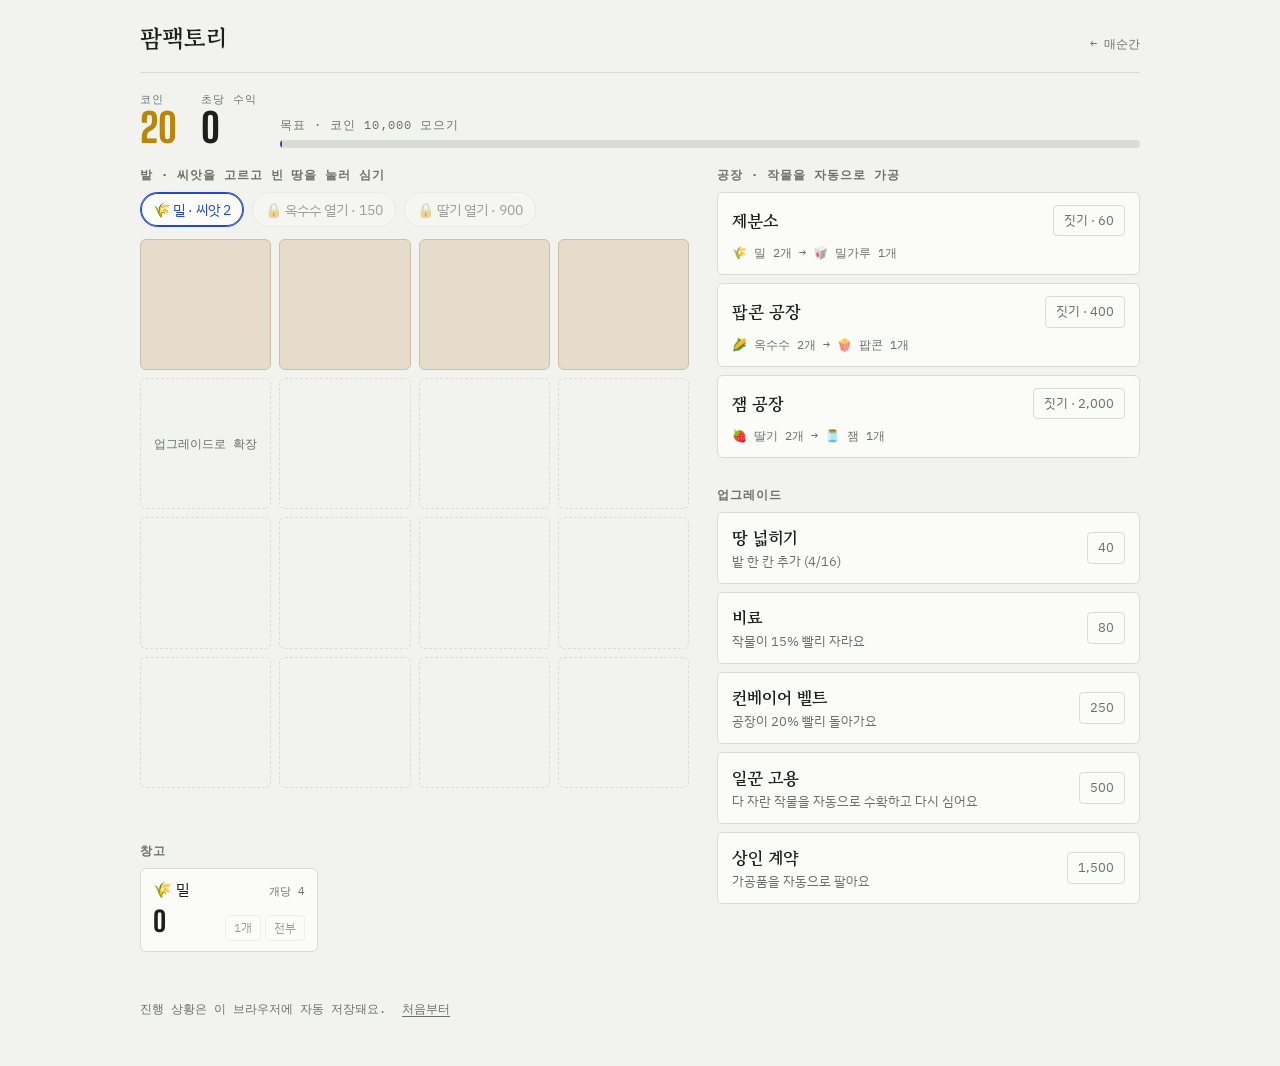
<file: static/games/kx7/index.html>
<!doctype html>
<html lang="ko">
<head>
<meta charset="utf-8">
<meta name="viewport" content="width=device-width, initial-scale=1">
<title>팜팩토리 · 매순간</title>
<link rel="icon" href="/favicon.svg" type="image/svg+xml">
<link rel="preconnect" href="https://fonts.googleapis.com">
<link rel="preconnect" href="https://fonts.gstatic.com" crossorigin>
<link rel="stylesheet" href="https://fonts.googleapis.com/css2?family=Big+Shoulders+Display:wght@800&family=Gowun+Batang:wght@700&family=IBM+Plex+Mono:wght@400;500&family=IBM+Plex+Sans+KR:wght@400;500;600&display=swap">
<style>
:root{
  --paper:#F2F3EF; --sheet:#FBFBF8; --ink:#1B201E; --muted:#69716D; --line:#D9DCD5;
  --accent:#2747C9; --sun:#C8372A; --grow:#3F8A4A; --soil:#E6DCCB; --soil-dk:#CDBFA6; --gold:#B7860B;
  --display:"Big Shoulders Display","Arial Narrow",Impact,sans-serif;
  --body:"IBM Plex Sans KR","Apple SD Gothic Neo","Malgun Gothic",system-ui,sans-serif;
  --serif:"Gowun Batang","Nanum Myeongjo",serif;
  --mono:"IBM Plex Mono",ui-monospace,Menlo,Consolas,monospace;
  color-scheme:light;
}
@media (prefers-color-scheme:dark){:root{
  --paper:#111413; --sheet:#1A1E1C; --ink:#ECEEE9; --muted:#9AA29E; --line:#2E3431;
  --accent:#8EA4FF; --sun:#FF7A6B; --grow:#7BC987; --soil:#2A2620; --soil-dk:#3A342B; --gold:#E8B84A; color-scheme:dark}}
*,*::before,*::after{box-sizing:border-box}
body{margin:0;background:var(--paper);color:var(--ink);font-family:var(--body);font-size:15px;line-height:1.5;padding:0 16px 48px;word-break:keep-all}
.wrap{max-width:1000px;margin:0 auto}
header{display:flex;flex-wrap:wrap;align-items:baseline;gap:8px 20px;padding:20px 0 16px;border-bottom:1px solid var(--line)}
header h1{font-family:var(--serif);font-size:24px;margin:0;margin-right:auto}
header a{font-family:var(--mono);font-size:12px;color:var(--muted);text-decoration:none}
.stats{display:flex;flex-wrap:wrap;gap:24px;padding:18px 0}
.stat .k{font-family:var(--mono);font-size:11px;letter-spacing:.08em;color:var(--muted);text-transform:uppercase}
.stat .v{font-family:var(--display);font-weight:800;font-size:40px;line-height:1;font-variant-numeric:tabular-nums}
.stat.coins .v{color:var(--gold)}
.goal{flex:1;min-width:200px;align-self:end}
.bar{height:8px;background:var(--line);border-radius:4px;overflow:hidden;margin-top:6px}
.bar i{display:block;height:100%;background:var(--accent);width:0;transition:width .3s}
.label{font-family:var(--mono);font-size:12px;letter-spacing:.08em;color:var(--muted);text-transform:uppercase;margin:0 0 8px}
.grid{display:grid;grid-template-columns:minmax(0,1.3fr) minmax(0,1fr);gap:28px;align-items:start}
section{margin-bottom:28px}
.seeds{display:flex;flex-wrap:wrap;gap:8px;margin-bottom:12px}
button{font:inherit;color:inherit;cursor:pointer}
.chip{border:1px solid var(--line);background:var(--sheet);border-radius:999px;padding:6px 12px;font-size:14px}
.chip[aria-pressed=true]{border-color:var(--accent);box-shadow:inset 0 0 0 1px var(--accent);color:var(--accent)}
.chip:disabled{opacity:.4;cursor:not-allowed}
.plots{display:grid;grid-template-columns:repeat(4,1fr);gap:8px}
.plot{position:relative;aspect-ratio:1;border:1px solid var(--soil-dk);background:var(--soil);border-radius:6px;display:grid;place-items:center;font-size:32px;overflow:hidden;padding:0}
.plot .p,.bar i.run{animation:fill linear forwards}
.plot .p{position:absolute;left:0;bottom:0;height:4px;background:var(--grow);width:0}
@keyframes fill{from{width:0}to{width:100%}}
.plot .sprout{opacity:.6;transform:scale(.7)}
.plot.ready{box-shadow:inset 0 0 0 2px var(--grow)}
.plot.ready::after{content:"수확";position:absolute;top:4px;right:6px;font-family:var(--mono);font-size:10px;color:var(--grow)}
.plot.locked{background:transparent;border-style:dashed;border-color:var(--line);font-size:12px;font-family:var(--mono);color:var(--muted)}
.card{background:var(--sheet);border:1px solid var(--line);border-radius:6px}
.inv{display:grid;grid-template-columns:repeat(auto-fill,minmax(160px,1fr));gap:8px}
.item{padding:10px 12px;display:grid;gap:6px}
.item .top{display:flex;justify-content:space-between;align-items:baseline}
.item .n{font-family:var(--display);font-weight:800;font-size:28px;line-height:1;font-variant-numeric:tabular-nums}
.item .pr{font-family:var(--mono);font-size:11px;color:var(--muted);white-space:nowrap}
.sell{border:1px solid var(--line);background:transparent;border-radius:4px;padding:3px 8px;font-size:12px}
.sell:disabled{opacity:.4;cursor:not-allowed}
.fac{padding:12px 14px;display:grid;gap:8px;margin-bottom:8px}
.fac .row{display:flex;justify-content:space-between;align-items:center;gap:10px}
.fac b{font-family:var(--serif);font-size:17px}
.fac .rec{font-family:var(--mono);font-size:12px;color:var(--muted)}
.fac .bar i{background:var(--grow)}
.btn{border:1px solid var(--accent);color:var(--accent);background:transparent;border-radius:4px;padding:5px 10px;font-size:13px;white-space:nowrap}
.btn:disabled{border-color:var(--line);color:var(--muted);cursor:not-allowed}
.ups .fac{grid-template-columns:minmax(0,1fr) auto;align-items:center}
.ups .d{font-size:13px;color:var(--muted)}
.log{font-family:var(--mono);font-size:12px;color:var(--muted);min-height:18px;margin-top:8px}
.foot{display:flex;gap:16px;margin-top:20px;font-family:var(--mono);font-size:12px;color:var(--muted)}
.foot button{background:none;border:0;padding:0;color:var(--muted);text-decoration:underline;text-underline-offset:3px}
.win{position:fixed;inset:0;background:rgba(0,0,0,.45);display:none;place-items:center;padding:16px}
.win.on{display:grid}
.win .card{max-width:360px;padding:28px;text-align:center}
.win h2{font-family:var(--serif);margin:0 0 8px}
:focus-visible{outline:2px solid var(--accent);outline-offset:2px}
@media (max-width:760px){
  .grid{grid-template-columns:minmax(0,1fr)}
  .stat .v{font-size:32px}
  .plot{font-size:26px}
}
@media (prefers-reduced-motion:reduce){*{transition:none!important}}
</style>
</head>
<body>
<div class="wrap">
  <header>
    <h1>팜팩토리</h1>
    <a href="/">← 매순간</a>
  </header>

  <div class="stats">
    <div class="stat coins"><div class="k">코인</div><div class="v" id="coins">0</div></div>
    <div class="stat"><div class="k">초당 수익</div><div class="v" id="rate">0</div></div>
    <div class="goal">
      <div class="k label" style="margin:0">목표 · 코인 10,000 모으기</div>
      <div class="bar"><i id="goalbar"></i></div>
    </div>
  </div>

  <div class="grid">
    <div>
      <section>
        <h2 class="label">밭 · 씨앗을 고르고 빈 땅을 눌러 심기</h2>
        <div class="seeds" id="seeds"></div>
        <div class="plots" id="plots"></div>
        <div class="log" id="log" aria-live="polite"></div>
      </section>
      <section>
        <h2 class="label">창고</h2>
        <div class="inv" id="inv"></div>
      </section>
    </div>
    <div>
      <section>
        <h2 class="label">공장 · 작물을 자동으로 가공</h2>
        <div id="facs"></div>
      </section>
      <section class="ups">
        <h2 class="label">업그레이드</h2>
        <div id="ups"></div>
      </section>
    </div>
  </div>

  <div class="foot">
    <span>진행 상황은 이 브라우저에 자동 저장돼요.</span>
    <button id="reset" type="button">처음부터</button>
  </div>
</div>

<div class="win" id="win" role="dialog" aria-modal="true" aria-labelledby="win-t">
  <div class="card">
    <h2 id="win-t">팜팩토리 완성!</h2>
    <p>코인 10,000을 모았어요. 걸린 시간 <b id="win-time"></b>.</p>
    <button class="btn" id="win-close" type="button">계속하기</button>
  </div>
</div>

<script>
(() => {
  const CROPS = {
    wheat:{name:"밀", icon:"🌾", seed:2, grow:5, price:4},
    corn:{name:"옥수수", icon:"🌽", seed:8, grow:12, price:14, unlock:150},
    berry:{name:"딸기", icon:"🍓", seed:25, grow:25, price:40, unlock:900},
  };
  const GOODS = {
    flour:{name:"밀가루", icon:"🥡", price:14},
    popcorn:{name:"팝콘", icon:"🍿", price:45},
    jam:{name:"잼", icon:"🫙", price:130},
  };
  const FACTORIES = {
    mill:{name:"제분소", from:"wheat", need:2, to:"flour", time:4, cost:60},
    popper:{name:"팝콘 공장", from:"corn", need:2, to:"popcorn", time:6, cost:400},
    jammer:{name:"잼 공장", from:"berry", need:2, to:"jam", time:8, cost:2000},
  };
  const GOAL = 10000, MAX_PLOTS = 16, START_PLOTS = 4;

  const fresh = () => ({
    coins: 20, plots: Array.from({length:START_PLOTS}, () => null),
    inv: {}, facs: {}, seed: "wheat",
    lv: {speed:0, fac:0, farmer:0, seller:0}, started: Date.now(), won: false, earned: [],
  });
  let S;
  try { S = JSON.parse(localStorage.getItem("farmfactory-kx7")) || fresh(); } catch { S = fresh(); }
  const save = () => { try { localStorage.setItem("farmfactory-kx7", JSON.stringify(S)); } catch {} };

  const $ = id => document.getElementById(id);
  const fmt = n => Math.floor(n).toLocaleString("ko-KR");
  const all = {...CROPS, ...GOODS};
  const count = k => S.inv[k] || 0;
  const growTime = k => CROPS[k].grow * Math.pow(0.85, S.lv.speed);
  const facTime = k => FACTORIES[k].time * Math.pow(0.8, S.lv.fac);
  const plotCost = () => Math.round(40 * Math.pow(1.6, S.plots.length - START_PLOTS));
  let msgT;
  const log = m => { $("log").textContent = m; clearTimeout(msgT); msgT = setTimeout(() => $("log").textContent = "", 2500); };
  const earn = n => { S.coins += n; S.earned.push([Date.now(), n]); };

  const UPS = {
    plot:{name:"땅 넓히기", desc:() => `밭 한 칸 추가 (${S.plots.length}/${MAX_PLOTS})`, cost:plotCost, max:() => S.plots.length >= MAX_PLOTS,
      buy:() => S.plots.push(null)},
    speed:{name:"비료", desc:() => "작물이 15% 빨리 자라요", cost:() => Math.round(80 * Math.pow(2.2, S.lv.speed)), max:() => S.lv.speed >= 6,
      buy:() => S.lv.speed++},
    fac:{name:"컨베이어 벨트", desc:() => "공장이 20% 빨리 돌아가요", cost:() => Math.round(250 * Math.pow(2.4, S.lv.fac)), max:() => S.lv.fac >= 5,
      buy:() => S.lv.fac++},
    farmer:{name:"일꾼 고용", desc:() => S.lv.farmer ? "일꾼이 다 자란 작물을 수확하고 같은 씨앗을 다시 심어요 (고용 완료)" : "다 자란 작물을 자동으로 수확하고 다시 심어요", cost:() => 500, max:() => S.lv.farmer >= 1,
      buy:() => S.lv.farmer = 1},
    seller:{name:"상인 계약", desc:() => S.lv.seller ? "가공품이 쌓이면 상인이 자동으로 팔아요 (계약 완료)" : "가공품을 자동으로 팔아요", cost:() => 1500, max:() => S.lv.seller >= 1,
      buy:() => S.lv.seller = 1},
  };

  function plant(i){
    const p = S.plots[i], now = Date.now();
    if (p && now >= p.t + growTime(p.k) * 1000) {
      S.inv[p.k] = count(p.k) + 1; S.plots[i] = null; log(`${CROPS[p.k].icon} ${CROPS[p.k].name} 수확`);
      return;
    }
    if (p) return;
    const c = CROPS[S.seed];
    if (S.coins < c.seed) { log("코인이 부족해요"); return; }
    S.coins -= c.seed; S.plots[i] = {k:S.seed, t:now};
  }
  function sell(k, n){
    n = Math.min(n, count(k)); if (!n) return;
    S.inv[k] -= n; earn(n * all[k].price);
  }

  function tick(){
    const now = Date.now();
    // 일꾼
    if (S.lv.farmer) S.plots.forEach((p, i) => {
      if (p && now >= p.t + growTime(p.k) * 1000) {
        S.inv[p.k] = count(p.k) + 1;
        S.plots[i] = S.coins >= CROPS[p.k].seed ? (S.coins -= CROPS[p.k].seed, {k:p.k, t:now}) : null;
      }
    });
    // 공장
    for (const [k, f] of Object.entries(FACTORIES)) {
      const st = S.facs[k]; if (!st) continue;
      if (st.t && now >= st.t + facTime(k) * 1000) { S.inv[f.to] = count(f.to) + 1; st.t = 0; }
      if (!st.t && count(f.from) >= f.need) { S.inv[f.from] -= f.need; st.t = now; }
    }
    // 상인
    if (S.lv.seller) for (const k of Object.keys(GOODS)) sell(k, count(k));
    // 목표
    if (!S.won && S.coins >= GOAL) {
      S.won = true;
      const s = Math.round((now - S.started) / 1000);
      $("win-time").textContent = `${Math.floor(s / 60)}분 ${s % 60}초`;
      $("win").classList.add("on"); $("win-close").focus();
    }
    S.earned = S.earned.filter(e => now - e[0] < 10000);
  }

  const last = {};
  // 진행 막대의 시간 값은 비교에서 빼고, 구조가 바뀔 때만 다시 그려요 (클릭이 끊기지 않게)
  const put = (id, html) => { const sig = html.replace(/animation-delay:-[\d.]+s/g, ""); if (last[id] !== sig) { last[id] = sig; $(id).innerHTML = html; } };
  function render(){
    const now = Date.now();
    $("coins").textContent = fmt(S.coins);
    $("rate").textContent = fmt(S.earned.reduce((a, e) => a + e[1], 0) / 10);
    $("goalbar").style.width = Math.min(100, S.coins / GOAL * 100) + "%";

    put("seeds", Object.entries(CROPS).map(([k, c]) => {
      const locked = c.unlock && !(S.unlocked || []).includes(k);
      return locked
        ? `<button class="chip" data-unlock="${k}" ${S.coins < c.unlock ? "disabled" : ""}>🔒 ${c.name} 열기 · ${fmt(c.unlock)}</button>`
        : `<button class="chip" data-seed="${k}" aria-pressed="${S.seed === k}">${c.icon} ${c.name} · 씨앗 ${c.seed}</button>`;
    }).join(""));

    let html = S.plots.map((p, i) => {
      if (!p) return `<button class="plot" data-plot="${i}" aria-label="빈 땅, 심기"></button>`;
      const dur = growTime(p.k), el = (now - p.t) / 1000, ready = el >= dur, c = CROPS[p.k];
      return ready
        ? `<button class="plot ready" data-plot="${i}" aria-label="${c.name} 수확 가능"><span>${c.icon}</span></button>`
        : `<button class="plot" data-plot="${i}" aria-label="${c.name} 자라는 중"><span class="sprout">🌱</span><i class="p" style="animation-duration:${dur}s;animation-delay:-${el}s"></i></button>`;
    }).join("");
    for (let i = S.plots.length; i < MAX_PLOTS; i++) html += `<div class="plot locked">${i === S.plots.length ? "업그레이드로 확장" : ""}</div>`;
    put("plots", html);

    put("inv", Object.entries(all).filter(([k]) => count(k) > 0 || k in CROPS && (!CROPS[k].unlock || (S.unlocked || []).includes(k))).map(([k, it]) =>
      `<div class="card item"><div class="top"><span>${it.icon} ${it.name}</span><span class="pr">개당 ${it.price}</span></div>
       <div class="top"><span class="n">${fmt(count(k))}</span><span>
       <button class="sell" data-sell="${k}" data-n="1" ${count(k) ? "" : "disabled"}>1개</button>
       <button class="sell" data-sell="${k}" data-n="9999" ${count(k) ? "" : "disabled"}>전부</button></span></div></div>`).join(""));

    put("facs", Object.entries(FACTORIES).map(([k, f]) => {
      const st = S.facs[k], from = CROPS[f.from], to = GOODS[f.to];
      if (!st) return `<div class="card fac"><div class="row"><b>${f.name}</b><button class="btn" data-build="${k}" ${S.coins < f.cost ? "disabled" : ""}>짓기 · ${fmt(f.cost)}</button></div>
        <div class="rec">${from.icon} ${from.name} ${f.need}개 → ${to.icon} ${to.name} 1개</div></div>`;
      const bar = st.t ? `<i class="run" style="animation-duration:${facTime(k)}s;animation-delay:-${(now - st.t) / 1000}s"></i>` : `<i></i>`;
      return `<div class="card fac"><div class="row"><b>${f.name}</b><span class="rec">${st.t ? "가공 중" : `${from.name} 기다리는 중`}</span></div>
        <div class="rec">${from.icon} ${from.name} ${f.need}개 → ${to.icon} ${to.name} 1개 · ${facTime(k).toFixed(1)}초</div>
        <div class="bar">${bar}</div></div>`;
    }).join(""));

    put("ups", Object.entries(UPS).map(([k, u]) => {
      const done = u.max(), c = u.cost();
      return `<div class="card fac"><div><b>${u.name}</b><div class="d">${u.desc()}</div></div>
        ${done ? `<span class="rec">완료</span>` : `<button class="btn" data-up="${k}" ${S.coins < c ? "disabled" : ""}>${fmt(c)}</button>`}</div>`;
    }).join(""));
  }

  document.addEventListener("click", e => {
    const b = e.target.closest("button"); if (!b) return;
    const d = b.dataset;
    if (d.plot) plant(+d.plot);
    else if (d.seed) S.seed = d.seed;
    else if (d.unlock) { const c = CROPS[d.unlock]; if (S.coins >= c.unlock) { S.coins -= c.unlock; (S.unlocked = S.unlocked || []).push(d.unlock); S.seed = d.unlock; log(`${c.icon} ${c.name} 씨앗을 열었어요`); } }
    else if (d.sell) sell(d.sell, +d.n);
    else if (d.build) { const f = FACTORIES[d.build]; if (S.coins >= f.cost) { S.coins -= f.cost; S.facs[d.build] = {t:0}; log(`${f.name}을 지었어요`); } }
    else if (d.up) { const u = UPS[d.up], c = u.cost(); if (!u.max() && S.coins >= c) { S.coins -= c; u.buy(); log(`${u.name} 완료`); } }
    else if (b.id === "win-close") $("win").classList.remove("on");
    else if (b.id === "reset") { if (confirm("처음부터 다시 시작할까요? 진행 상황이 지워져요.")) { S = fresh(); } }
    else return;
    save(); render();
  });

  setInterval(() => { tick(); render(); }, 250);
  setInterval(save, 3000);
  addEventListener("pagehide", save);
  render();
})();
</script>
</body>
</html>
</file>
